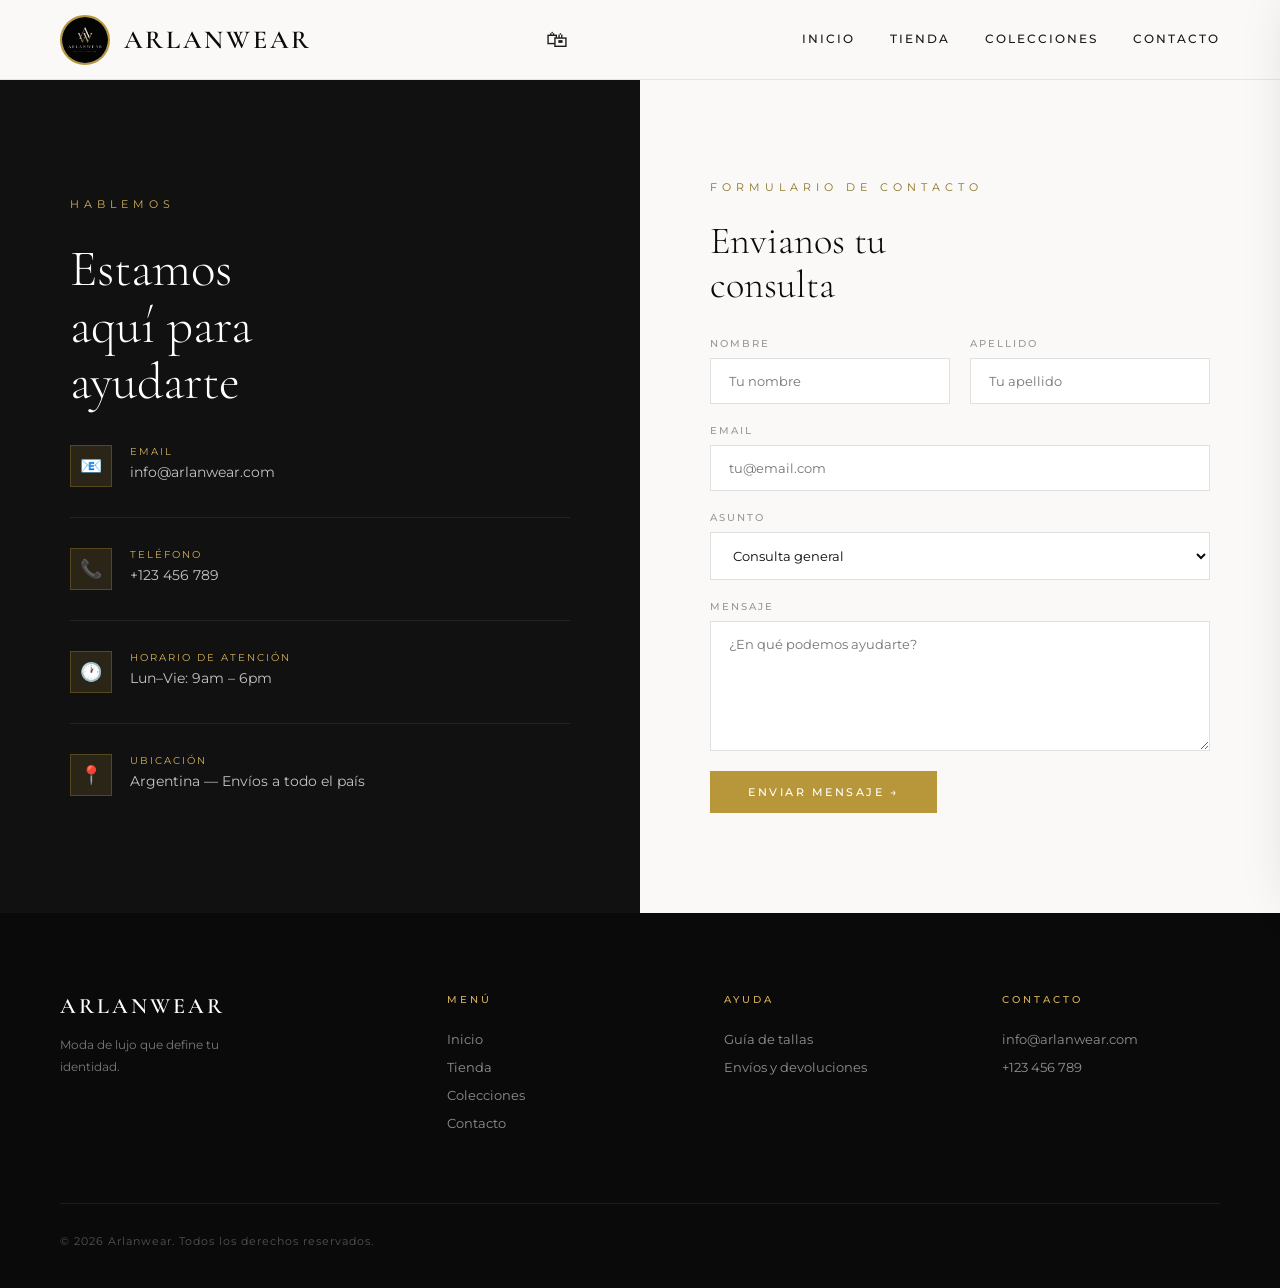
<file: contacto.html>
<!DOCTYPE html>
<html lang="es">
<head>
  <meta charset="UTF-8">
  <meta name="viewport" content="width=device-width, initial-scale=1.0">
  <title>Arlanwear — Contacto</title>
  <link rel="stylesheet" href="estilos.css">
</head>
<body>

<!-- HEADER -->
<header class="header">
  <div class="logo-area">
    <img class="logo" src="Arlanwear_files/ChatGPT-Image-21-abr-2026-09_43_17-p.m.png" alt="Logo"
         onerror="this.src='https://images.unsplash.com/photo-1558618666-fcd25c85cd64?w=100&h=100&fit=crop'">
    <a href="index.html" class="site-title">Arlanwear</a>
  </div>
  <div style="display:flex;align-items:center;gap:15px">
    <button class="cart-icon" onclick="openCart()" aria-label="Carrito">
      🛍
      <span class="cart-count" id="cart-badge">0</span>
    </button>
    <button class="hamburger" id="hamburger" aria-label="Menú" onclick="toggleMenu()">
      <span></span><span></span><span></span>
    </button>
  </div>
  <nav class="nav-links" id="nav-links">
    <a href="index.html" onclick="closeMenu()">Inicio</a>
    <a href="tienda.html" onclick="closeMenu()">Tienda</a>
    <a href="colecciones.html" onclick="closeMenu()">Colecciones</a>
    <a href="contacto.html" onclick="closeMenu()">Contacto</a>
  </nav>
</header>

<!-- CONTACT LAYOUT -->
<div class="contact-layout">

  <!-- LEFT: Info -->
  <div class="contact-left">
    <p class="section-eyebrow" style="color:var(--gold-light)">Hablemos</p>
    <h2>Estamos<br>aquí para<br>ayudarte</h2>

    <div class="contact-info-item">
      <div class="contact-icon">📧</div>
      <div>
        <p class="contact-detail-label">Email</p>
        <p class="contact-detail-value">info@arlanwear.com</p>
      </div>
    </div>

    <div class="contact-info-item">
      <div class="contact-icon">📞</div>
      <div>
        <p class="contact-detail-label">Teléfono</p>
        <p class="contact-detail-value">+123 456 789</p>
      </div>
    </div>

    <div class="contact-info-item">
      <div class="contact-icon">🕐</div>
      <div>
        <p class="contact-detail-label">Horario de atención</p>
        <p class="contact-detail-value">Lun–Vie: 9am – 6pm</p>
      </div>
    </div>

    <div class="contact-info-item" style="border:none;margin:0;padding:0">
      <div class="contact-icon">📍</div>
      <div>
        <p class="contact-detail-label">Ubicación</p>
        <p class="contact-detail-value">Argentina — Envíos a todo el país</p>
      </div>
    </div>
  </div>

  <!-- RIGHT: Form -->
  <div class="contact-right">
    <p class="section-eyebrow">Formulario de Contacto</p>
    <h2 class="section-title" style="font-size:clamp(28px,3vw,42px);margin-top:10px">Envianos tu<br>consulta</h2>

    <form class="contact-form" id="contact-form" onsubmit="handleSubmit(event)">
      <div style="display:grid;grid-template-columns:1fr 1fr;gap:20px">
        <div class="form-group">
          <label class="form-label">Nombre</label>
          <input type="text" class="form-input" placeholder="Tu nombre" required>
        </div>
        <div class="form-group">
          <label class="form-label">Apellido</label>
          <input type="text" class="form-input" placeholder="Tu apellido">
        </div>
      </div>
      <div class="form-group">
        <label class="form-label">Email</label>
        <input type="email" class="form-input" placeholder="tu@email.com" required>
      </div>
      <div class="form-group">
        <label class="form-label">Asunto</label>
        <select class="form-input" style="cursor:pointer;appearance:auto">
          <option>Consulta general</option>
          <option>Seguimiento de pedido</option>
          <option>Cambios y devoluciones</option>
          <option>Colaboraciones</option>
          <option>Otro</option>
        </select>
      </div>
      <div class="form-group">
        <label class="form-label">Mensaje</label>
        <textarea class="form-input" rows="5" placeholder="¿En qué podemos ayudarte?" required></textarea>
      </div>
      <button type="submit" class="btn btn-primary" style="align-self:flex-start">
        Enviar mensaje →
      </button>
    </form>
  </div>
</div>

<!-- FOOTER -->
<footer class="footer">
  <div class="footer-top">
    <div class="footer-brand">
      <a href="index.html" class="site-title">Arlanwear</a>
      <p>Moda de lujo que define tu identidad.</p>
    </div>
    <div>
      <h4>Menú</h4>
      <a href="index.html">Inicio</a>
      <a href="tienda.html">Tienda</a>
      <a href="colecciones.html">Colecciones</a>
      <a href="contacto.html">Contacto</a>
    </div>
    <div>
      <h4>Ayuda</h4>
      <a href="#">Guía de tallas</a>
      <a href="#">Envíos y devoluciones</a>
    </div>
    <div>
      <h4>Contacto</h4>
      <a href="mailto:info@arlanwear.com">info@arlanwear.com</a>
      <a href="tel:+123456789">+123 456 789</a>
    </div>
  </div>
  <div class="footer-bottom">
    <p>© 2026 Arlanwear. Todos los derechos reservados.</p>
  </div>
</footer>

<!-- CART -->
<div class="cart-overlay" id="cart-overlay" onclick="closeCart()"></div>
<aside class="cart-sidebar" id="cart-sidebar">
  <div class="cart-header">
    <h3>Tu Carrito</h3>
    <button class="cart-close" onclick="closeCart()">✕</button>
  </div>
  <div class="cart-items" id="cart-items"></div>
  <div class="cart-footer">
    <div class="cart-subtotal">
      <span>Subtotal</span>
      <span class="cart-subtotal-price" id="cart-total">$0.00</span>
    </div>
    <button class="cart-checkout-btn" onclick="alert('¡Checkout próximamente!')">Finalizar Compra</button>
  </div>
</aside>
<div class="toast" id="toast"></div>

<script src="cart.js"></script>
<script>
function toggleMenu(){
  document.getElementById('hamburger').classList.toggle('open');
  document.getElementById('nav-links').classList.toggle('open');
  document.body.style.overflow = document.getElementById('nav-links').classList.contains('open') ? 'hidden' : '';
}
function closeMenu(){
  document.getElementById('hamburger').classList.remove('open');
  document.getElementById('nav-links').classList.remove('open');
  document.body.style.overflow = '';
}
function handleSubmit(e) {
  e.preventDefault();
  const btn = e.target.querySelector('button[type="submit"]');
  btn.textContent = 'Enviando...';
  btn.disabled = true;
  setTimeout(() => {
    showToast('¡Mensaje enviado! Te contactaremos pronto.');
    e.target.reset();
    btn.textContent = 'Enviar mensaje →';
    btn.disabled = false;
  }, 1200);
}
</script>
</body>
</html>
</file>
<file: estilos.css>
@import url('https://fonts.googleapis.com/css2?family=Cormorant+Garamond:ital,wght@0,300;0,400;0,600;1,300;1,400&family=Montserrat:wght@300;400;500;600&display=swap');

*{margin:0;padding:0;box-sizing:border-box}

:root{
  --gold:#b8973a;
  --gold-light:#d4b05a;
  --gold-dark:#8b7224;
  --black:#0a0a0a;
  --off-black:#111111;
  --dark:#1a1a1a;
  --gray:#999;
  --light-gray:#f0efed;
  --white:#ffffff;
  --cream:#faf9f7;
}

html{scroll-behavior:smooth}

body{
  font-family:'Montserrat',sans-serif;
  background:var(--cream);
  color:var(--black);
  overflow-x:hidden;
}

/* ── SCROLLBAR ── */
::-webkit-scrollbar{width:5px}
::-webkit-scrollbar-track{background:var(--cream)}
::-webkit-scrollbar-thumb{background:var(--gold-dark);border-radius:3px}

/* ── HEADER ── */
.header{
  position:fixed;top:0;left:0;right:0;z-index:1000;
  background:rgba(250,249,247,0.95);
  backdrop-filter:blur(20px);
  -webkit-backdrop-filter:blur(20px);
  padding:0 60px;
  height:80px;
  display:flex;
  justify-content:space-between;
  align-items:center;
  border-bottom:1px solid rgba(184,151,58,0.2);
  transition:all 0.3s ease;
}
.header.scrolled{
  height:65px;
  background:rgba(250,249,247,0.98);
  box-shadow:0 4px 30px rgba(0,0,0,0.06);
}
.logo-area{display:flex;align-items:center;gap:14px}
.logo{
  width:50px;height:50px;
  border-radius:50%;
  object-fit:cover;
  border:2px solid var(--gold);
  transition:transform 0.3s ease;
}
.logo:hover{transform:rotate(5deg) scale(1.05)}
.site-title{
  font-family:'Cormorant Garamond',serif;
  color:var(--black);
  font-size:26px;
  font-weight:600;
  letter-spacing:3px;
  text-decoration:none;
  text-transform:uppercase;
}

.nav-links{display:flex;align-items:center;gap:35px}
.nav-links a{
  text-decoration:none;
  color:var(--dark);
  font-size:12px;
  font-weight:500;
  letter-spacing:2px;
  text-transform:uppercase;
  position:relative;
  padding-bottom:3px;
  transition:color 0.3s ease;
}
.nav-links a::after{
  content:'';
  position:absolute;
  bottom:0;left:0;
  width:0;height:1px;
  background:var(--gold);
  transition:width 0.3s ease;
}
.nav-links a:hover{color:var(--gold-dark)}
.nav-links a:hover::after{width:100%}

/* Carrito icono */
.cart-icon{
  position:relative;
  cursor:pointer;
  background:none;
  border:none;
  font-size:22px;
  color:var(--dark);
  transition:color 0.3s ease;
}
.cart-icon:hover{color:var(--gold-dark)}
.cart-count{
  position:absolute;top:-8px;right:-8px;
  background:var(--gold);
  color:var(--white);
  font-size:10px;
  font-weight:600;
  width:18px;height:18px;
  border-radius:50%;
  display:flex;align-items:center;justify-content:center;
  opacity:0;transform:scale(0);
  transition:all 0.3s cubic-bezier(0.34,1.56,0.64,1);
}
.cart-count.visible{opacity:1;transform:scale(1)}

/* ── HERO ── */
.hero{
  height:100vh;
  position:relative;
  overflow:hidden;
  display:flex;align-items:center;justify-content:center;
}
.hero-bg{
  position:absolute;inset:0;
  background-image:url('https://images.unsplash.com/photo-1441986300917-64674bd600d8?w=1800&q=80');
  background-size:cover;
  background-position:center;
  transform:scale(1.05);
  transition:transform 8s ease;
}
.hero-bg::after{
  content:'';
  position:absolute;inset:0;
  background:linear-gradient(135deg,rgba(10,10,10,0.7) 0%,rgba(10,10,10,0.3) 60%,rgba(184,151,58,0.2) 100%);
}
.hero:hover .hero-bg{transform:scale(1)}
.hero-content{
  position:relative;z-index:2;
  text-align:center;
  color:var(--white);
  padding:0 20px;
  animation:fadeUp 1.2s ease forwards;
}
@keyframes fadeUp{
  from{opacity:0;transform:translateY(40px)}
  to{opacity:1;transform:translateY(0)}
}
.hero-eyebrow{
  font-size:11px;
  letter-spacing:6px;
  text-transform:uppercase;
  color:var(--gold-light);
  margin-bottom:20px;
  font-weight:400;
}
.hero h1{
  font-family:'Cormorant Garamond',serif;
  font-size:clamp(64px,8vw,110px);
  font-weight:300;
  line-height:0.95;
  letter-spacing:-1px;
  margin-bottom:25px;
}
.hero h1 em{
  font-style:italic;
  color:var(--gold-light);
}
.hero p{
  font-size:14px;
  letter-spacing:2px;
  font-weight:300;
  opacity:0.85;
  margin-bottom:45px;
  max-width:400px;
  margin-left:auto;margin-right:auto;
}
.hero-btns{display:flex;gap:15px;justify-content:center;flex-wrap:wrap}

/* ── BOTONES ── */
.btn{
  display:inline-block;
  padding:14px 38px;
  font-size:11px;
  letter-spacing:2.5px;
  text-transform:uppercase;
  font-weight:500;
  text-decoration:none;
  cursor:pointer;
  border:none;
  transition:all 0.35s ease;
  font-family:'Montserrat',sans-serif;
}
.btn-primary{
  background:var(--gold);
  color:var(--white);
}
.btn-primary:hover{
  background:var(--gold-dark);
  transform:translateY(-2px);
  box-shadow:0 8px 25px rgba(184,151,58,0.4);
}
.btn-outline{
  background:transparent;
  color:var(--white);
  border:1px solid rgba(255,255,255,0.6);
}
.btn-outline:hover{
  background:var(--white);
  color:var(--black);
  border-color:var(--white);
  transform:translateY(-2px);
}

/* ── SCROLL INDICATOR ── */
.scroll-indicator{
  position:absolute;bottom:40px;left:50%;transform:translateX(-50%);
  display:flex;flex-direction:column;align-items:center;gap:8px;
  color:rgba(255,255,255,0.6);font-size:10px;letter-spacing:2px;
  animation:bounce 2s infinite;
}
.scroll-line{width:1px;height:50px;background:linear-gradient(var(--gold-light),transparent)}
@keyframes bounce{0%,100%{transform:translateX(-50%) translateY(0)}50%{transform:translateX(-50%) translateY(8px)}}

/* ── CATEGORIAS ── */
.categories-section{padding:120px 60px}
.section-header{text-align:center;margin-bottom:70px}
.section-eyebrow{
  font-size:11px;letter-spacing:5px;text-transform:uppercase;
  color:var(--gold-dark);margin-bottom:15px;font-weight:400;
}
.section-title{
  font-family:'Cormorant Garamond',serif;
  font-size:clamp(36px,4vw,56px);
  font-weight:300;
  line-height:1.15;
}

.categories{
  display:grid;
  grid-template-columns:repeat(3,1fr);
  gap:25px;
}
.category-card{
  position:relative;
  height:500px;
  overflow:hidden;
  cursor:pointer;
}
.category-card img{
  width:100%;height:100%;
  object-fit:cover;
  transition:transform 0.7s cubic-bezier(0.25,0.46,0.45,0.94);
}
.category-card:hover img{transform:scale(1.08)}
.category-overlay{
  position:absolute;inset:0;
  background:linear-gradient(to top,rgba(10,10,10,0.8) 0%,transparent 50%);
  display:flex;flex-direction:column;
  justify-content:flex-end;
  padding:35px;
  transition:all 0.4s ease;
}
.category-tag{
  font-size:10px;letter-spacing:3px;text-transform:uppercase;
  color:var(--gold-light);margin-bottom:10px;font-weight:400;
}
.category-overlay h3{
  font-family:'Cormorant Garamond',serif;
  font-size:32px;font-weight:300;
  color:var(--white);margin-bottom:18px;
  transform:translateY(10px);
  transition:transform 0.4s ease;
}
.category-card:hover .category-overlay h3{transform:translateY(0)}
.category-link{
  color:var(--gold-light);
  text-decoration:none;
  font-size:11px;letter-spacing:2px;text-transform:uppercase;
  display:inline-flex;align-items:center;gap:8px;
  opacity:0;transform:translateY(10px);
  transition:all 0.4s ease 0.05s;
}
.category-link::after{content:'→'}
.category-card:hover .category-link{opacity:1;transform:translateY(0)}

/* ── PRODUCTOS ── */
.products-section{padding:100px 60px;background:var(--white)}
.products-grid{
  display:grid;
  grid-template-columns:repeat(4,1fr);
  gap:30px;
  margin-top:60px;
}
.product-card{
  position:relative;
  cursor:pointer;
  group:true;
}
.product-img-wrap{
  position:relative;
  overflow:hidden;
  aspect-ratio:3/4;
  background:var(--light-gray);
}
.product-img-wrap img{
  width:100%;height:100%;
  object-fit:cover;
  transition:transform 0.6s cubic-bezier(0.25,0.46,0.45,0.94);
}
.product-card:hover .product-img-wrap img{transform:scale(1.06)}
.product-badge{
  position:absolute;top:15px;left:15px;
  background:var(--black);
  color:var(--white);
  font-size:9px;letter-spacing:2px;text-transform:uppercase;
  padding:5px 12px;
  font-weight:500;
}
.badge-gold{background:var(--gold)}
.product-actions{
  position:absolute;bottom:-60px;left:0;right:0;
  background:rgba(10,10,10,0.9);
  padding:18px;
  transition:bottom 0.4s ease;
  display:flex;gap:10px;
}
.product-card:hover .product-actions{bottom:0}
.product-btn{
  flex:1;
  background:var(--gold);
  color:var(--white);
  border:none;
  padding:10px;
  font-size:10px;letter-spacing:2px;text-transform:uppercase;
  cursor:pointer;
  font-family:'Montserrat',sans-serif;font-weight:500;
  transition:background 0.3s ease;
}
.product-btn:hover{background:var(--gold-dark)}
.product-btn-wish{
  background:transparent;
  border:1px solid rgba(255,255,255,0.3);
  color:var(--white);
  width:42px;
  display:flex;align-items:center;justify-content:center;
  font-size:16px;
  cursor:pointer;
  transition:all 0.3s ease;
  flex:none;
}
.product-btn-wish:hover{background:var(--white);color:var(--black)}
.product-info{padding:20px 0 0}
.product-brand{
  font-size:10px;letter-spacing:2px;text-transform:uppercase;
  color:var(--gray);margin-bottom:6px;
}
.product-card h3{
  font-family:'Cormorant Garamond',serif;
  font-size:20px;font-weight:400;
  margin-bottom:8px;
  transition:color 0.3s ease;
}
.product-card:hover h3{color:var(--gold-dark)}
.price{
  color:var(--gold-dark);
  font-size:15px;font-weight:500;
  letter-spacing:1px;
}

/* ── BANNER MIDDLE ── */
.banner-section{
  position:relative;
  height:500px;
  overflow:hidden;
  display:flex;align-items:center;
}
.banner-bg{
  position:absolute;inset:0;
  background-image:url('https://images.unsplash.com/photo-1509631179647-0177331693ae?w=1800&q=80');
  background-size:cover;
  background-position:center 30%;
}
.banner-bg::after{
  content:'';position:absolute;inset:0;
  background:linear-gradient(90deg,rgba(10,10,10,0.85) 40%,transparent);
}
.banner-content{
  position:relative;z-index:2;
  padding:0 100px;
  color:var(--white);
}
.banner-content .section-eyebrow{color:var(--gold-light)}
.banner-content h2{
  font-family:'Cormorant Garamond',serif;
  font-size:clamp(40px,5vw,70px);
  font-weight:300;
  line-height:1.1;
  margin:15px 0 30px;
}

/* ── NEWSLETTER ── */
.newsletter{
  background:var(--off-black);
  color:var(--white);
  padding:100px 60px;
  text-align:center;
}
.newsletter .section-eyebrow{color:var(--gold-light)}
.newsletter h2{
  font-family:'Cormorant Garamond',serif;
  font-size:clamp(36px,4vw,56px);
  font-weight:300;
  margin:15px 0 20px;
}
.newsletter p{
  font-size:13px;letter-spacing:1px;
  color:rgba(255,255,255,0.6);
  margin-bottom:40px;
}
.newsletter-form{
  display:flex;justify-content:center;gap:0;
  max-width:500px;margin:0 auto;
}
.newsletter-form input{
  flex:1;
  padding:16px 25px;
  border:none;
  background:rgba(255,255,255,0.08);
  color:var(--white);
  font-family:'Montserrat',sans-serif;
  font-size:12px;letter-spacing:1px;
  border:1px solid rgba(255,255,255,0.15);
  border-right:none;
  outline:none;
}
.newsletter-form input::placeholder{color:rgba(255,255,255,0.35)}
.newsletter-form input:focus{border-color:var(--gold)}
.newsletter-form button{
  background:var(--gold);
  color:var(--white);
  border:none;
  padding:16px 30px;
  font-family:'Montserrat',sans-serif;
  font-size:11px;letter-spacing:2px;text-transform:uppercase;
  cursor:pointer;
  font-weight:500;
  transition:background 0.3s ease;
  white-space:nowrap;
}
.newsletter-form button:hover{background:var(--gold-dark)}

/* ── FOOTER ── */
.footer{
  background:var(--black);
  color:var(--white);
  padding:80px 60px 40px;
}
.footer-top{
  display:grid;
  grid-template-columns:1.5fr 1fr 1fr 1fr;
  gap:60px;
  padding-bottom:60px;
  border-bottom:1px solid rgba(255,255,255,0.08);
}
.footer-brand .site-title{color:var(--white);font-size:22px;margin-bottom:15px;display:block}
.footer-brand p{
  font-size:12px;color:rgba(255,255,255,0.45);
  line-height:1.8;max-width:220px;margin-top:10px;
}
.footer h4{
  font-size:10px;letter-spacing:3px;text-transform:uppercase;
  color:var(--gold-light);margin-bottom:25px;font-weight:500;
}
.footer a{
  color:rgba(255,255,255,0.55);
  text-decoration:none;display:block;
  margin-bottom:12px;font-size:13px;
  transition:color 0.3s ease;
}
.footer a:hover{color:var(--gold-light)}
.footer-bottom{
  display:flex;justify-content:space-between;align-items:center;
  padding-top:30px;flex-wrap:wrap;gap:15px;
}
.footer-bottom p{font-size:11px;color:rgba(255,255,255,0.3);letter-spacing:1px}
.social-links{display:flex;gap:20px}
.social-links a{
  color:rgba(255,255,255,0.3);font-size:16px;
  transition:color 0.3s ease;display:block;margin:0;
}
.social-links a:hover{color:var(--gold-light)}

/* ── TIENDA PAGE ── */
.page-hero{
  height:350px;
  background-image:url('https://images.unsplash.com/photo-1490481651871-ab68de25d43d?w=1800&q=80');
  background-size:cover;background-position:center;
  position:relative;
  display:flex;align-items:flex-end;
  padding:60px;
  margin-top:80px;
}
.page-hero::after{
  content:'';position:absolute;inset:0;
  background:linear-gradient(to top,rgba(10,10,10,0.7),transparent);
}
.page-hero-content{position:relative;z-index:2;color:var(--white)}
.page-hero-content .section-eyebrow{color:var(--gold-light)}
.page-hero-content h1{
  font-family:'Cormorant Garamond',serif;
  font-size:clamp(40px,5vw,72px);font-weight:300;
}

.store-layout{padding:70px 60px}
.filter-bar{
  display:flex;justify-content:space-between;align-items:center;
  margin-bottom:50px;flex-wrap:wrap;gap:20px;
}
.filter-tabs{display:flex;gap:5px}
.filter-tab{
  padding:8px 20px;
  border:1px solid rgba(0,0,0,0.15);
  background:transparent;
  font-family:'Montserrat',sans-serif;
  font-size:11px;letter-spacing:1.5px;text-transform:uppercase;
  cursor:pointer;transition:all 0.3s ease;
  color:var(--dark);
}
.filter-tab.active,.filter-tab:hover{background:var(--black);color:var(--white);border-color:var(--black)}

/* ── COLECCIONES PAGE ── */
.colecciones-hero{
  height:400px;
  background-image:url('https://images.unsplash.com/photo-1469334031218-e382a71b716b?w=1800&q=80');
  background-size:cover;background-position:center 20%;
  position:relative;
  display:flex;align-items:flex-end;
  padding:60px;
  margin-top:80px;
}
.colecciones-hero::after{
  content:'';position:absolute;inset:0;
  background:linear-gradient(to top,rgba(10,10,10,0.75),transparent);
}
.collection-grid{
  display:grid;
  grid-template-columns:2fr 1fr;
  gap:25px;
  padding:70px 60px;
}
.collection-card{
  position:relative;overflow:hidden;cursor:pointer;
}
.collection-card.tall{height:600px}
.collection-card.medium{height:287px}
.collection-card img{
  width:100%;height:100%;object-fit:cover;
  transition:transform 0.7s ease;
}
.collection-card:hover img{transform:scale(1.07)}
.collection-card .overlay{
  position:absolute;inset:0;
  background:linear-gradient(to top,rgba(10,10,10,0.75) 0%,transparent 55%);
  display:flex;flex-direction:column;justify-content:flex-end;
  padding:35px;
}
.collection-card .overlay h3{
  font-family:'Cormorant Garamond',serif;
  font-size:clamp(28px,3vw,42px);font-weight:300;
  color:var(--white);margin-bottom:10px;
}
.collection-card .overlay p{
  font-size:12px;letter-spacing:1px;
  color:rgba(255,255,255,0.65);margin-bottom:20px;
}
.collection-card .overlay a{
  color:var(--gold-light);text-decoration:none;
  font-size:11px;letter-spacing:2px;text-transform:uppercase;
  transition:gap 0.3s ease;
  display:inline-flex;align-items:center;gap:8px;
}
.collection-card .overlay a:hover{gap:14px}
.collection-card .overlay a::after{content:'→'}

/* ── CONTACTO PAGE ── */
.contact-layout{
  display:grid;
  grid-template-columns:1fr 1fr;
  min-height:calc(100vh - 80px);
  margin-top:80px;
}
.contact-left{
  background:var(--off-black);
  padding:100px 70px;
  display:flex;flex-direction:column;justify-content:center;
  color:var(--white);
}
.contact-left h2{
  font-family:'Cormorant Garamond',serif;
  font-size:clamp(40px,4vw,62px);font-weight:300;
  line-height:1.1;margin:15px 0 35px;
}
.contact-info-item{
  display:flex;align-items:flex-start;gap:18px;
  margin-bottom:30px;padding-bottom:30px;
  border-bottom:1px solid rgba(255,255,255,0.08);
}
.contact-info-item:last-child{border-bottom:none}
.contact-icon{
  width:42px;height:42px;
  background:rgba(184,151,58,0.15);
  border:1px solid rgba(184,151,58,0.3);
  display:flex;align-items:center;justify-content:center;
  font-size:18px;flex-shrink:0;
}
.contact-detail-label{
  font-size:10px;letter-spacing:2px;text-transform:uppercase;
  color:var(--gold-light);margin-bottom:5px;
}
.contact-detail-value{color:rgba(255,255,255,0.75);font-size:14px}
.contact-right{
  background:var(--cream);
  padding:100px 70px;
  display:flex;flex-direction:column;justify-content:center;
}
.contact-form{display:flex;flex-direction:column;gap:20px;margin-top:30px}
.form-group{display:flex;flex-direction:column;gap:8px}
.form-label{
  font-size:10px;letter-spacing:2px;text-transform:uppercase;
  color:var(--gray);font-weight:500;
}
.form-input{
  padding:14px 18px;
  border:1px solid rgba(0,0,0,0.12);
  background:var(--white);
  font-family:'Montserrat',sans-serif;
  font-size:13px;
  color:var(--black);
  outline:none;
  transition:border-color 0.3s ease;
}
.form-input:focus{border-color:var(--gold)}
textarea.form-input{resize:vertical;min-height:130px}

/* ── CART SIDEBAR ── */
.cart-overlay{
  position:fixed;inset:0;
  background:rgba(0,0,0,0.5);
  z-index:2000;
  opacity:0;pointer-events:none;
  transition:opacity 0.4s ease;
}
.cart-overlay.open{opacity:1;pointer-events:all}
.cart-sidebar{
  position:fixed;top:0;right:-450px;
  width:420px;height:100vh;
  background:var(--cream);
  z-index:2001;
  display:flex;flex-direction:column;
  transition:right 0.4s cubic-bezier(0.25,0.46,0.45,0.94);
  box-shadow:-15px 0 50px rgba(0,0,0,0.15);
}
.cart-sidebar.open{right:0}
.cart-header{
  padding:30px;
  border-bottom:1px solid rgba(0,0,0,0.08);
  display:flex;justify-content:space-between;align-items:center;
}
.cart-header h3{
  font-family:'Cormorant Garamond',serif;
  font-size:24px;font-weight:400;letter-spacing:2px;
}
.cart-close{
  background:none;border:none;cursor:pointer;
  font-size:22px;color:var(--dark);
  transition:transform 0.3s ease;
  line-height:1;
}
.cart-close:hover{transform:rotate(90deg)}
.cart-items{flex:1;overflow-y:auto;padding:20px 30px}
.cart-empty{
  text-align:center;padding:60px 20px;
  color:var(--gray);
}
.cart-empty-icon{font-size:48px;margin-bottom:15px;opacity:0.4}
.cart-empty p{font-size:13px;letter-spacing:1px}
.cart-item{
  display:flex;gap:15px;
  padding:20px 0;
  border-bottom:1px solid rgba(0,0,0,0.06);
  animation:slideIn 0.3s ease;
}
@keyframes slideIn{from{opacity:0;transform:translateX(20px)}to{opacity:1;transform:translateX(0)}}
.cart-item-img{
  width:80px;height:95px;object-fit:cover;
  flex-shrink:0;
}
.cart-item-info{flex:1}
.cart-item-name{
  font-family:'Cormorant Garamond',serif;
  font-size:17px;font-weight:400;margin-bottom:4px;
}
.cart-item-price{
  font-size:13px;color:var(--gold-dark);font-weight:500;
  margin-bottom:12px;
}
.cart-item-controls{display:flex;align-items:center;gap:12px}
.qty-btn{
  width:26px;height:26px;
  background:transparent;
  border:1px solid rgba(0,0,0,0.2);
  cursor:pointer;font-size:14px;
  display:flex;align-items:center;justify-content:center;
  transition:all 0.2s ease;
}
.qty-btn:hover{background:var(--black);color:var(--white);border-color:var(--black)}
.qty-num{font-size:13px;font-weight:500;min-width:20px;text-align:center}
.cart-item-remove{
  margin-left:auto;background:none;border:none;
  color:rgba(0,0,0,0.3);cursor:pointer;font-size:16px;
  transition:color 0.3s ease;
}
.cart-item-remove:hover{color:red}
.cart-footer{
  padding:25px 30px;
  border-top:1px solid rgba(0,0,0,0.08);
  background:var(--white);
}
.cart-subtotal{
  display:flex;justify-content:space-between;
  margin-bottom:20px;font-size:13px;letter-spacing:1px;
}
.cart-subtotal-price{font-weight:500;font-size:16px;color:var(--gold-dark)}
.cart-checkout-btn{
  width:100%;
  background:var(--black);
  color:var(--white);
  border:none;
  padding:16px;
  font-family:'Montserrat',sans-serif;
  font-size:11px;letter-spacing:3px;text-transform:uppercase;
  cursor:pointer;
  font-weight:500;
  transition:background 0.3s ease;
}
.cart-checkout-btn:hover{background:var(--gold-dark)}

/* ── TOAST NOTIFICATION ── */
.toast{
  position:fixed;bottom:30px;left:50%;transform:translateX(-50%) translateY(80px);
  background:var(--black);color:var(--white);
  padding:14px 28px;
  font-size:12px;letter-spacing:1.5px;text-transform:uppercase;
  z-index:3000;
  opacity:0;transition:all 0.4s ease;
  white-space:nowrap;
}
.toast.show{opacity:1;transform:translateX(-50%) translateY(0)}

/* ── REVEAL ANIMATIONS ── */
.reveal{
  opacity:0;transform:translateY(35px);
  transition:opacity 0.7s ease,transform 0.7s ease;
}
.reveal.visible{opacity:1;transform:translateY(0)}

/* ── COLLECTIONS SECTION ── */
.collections-section{
  padding:70px 60px;
  background:var(--cream);
}
.collections-section .section-header{margin-bottom:60px}

/* ── COLLECTIONS SECOND ROW ── */
.collections-second-row{
  display:grid;
  grid-template-columns:repeat(3,1fr);
  gap:25px;
  margin-top:25px;
}
.collection-card-sm{height:350px}

/* ── HAMBURGER BUTTON ── */
.hamburger{
  display:none;
  flex-direction:column;
  gap:5px;
  background:none;
  border:none;
  cursor:pointer;
  padding:5px;
  z-index:1100;
}
.hamburger span{
  display:block;
  width:24px;height:2px;
  background:var(--black);
  border-radius:2px;
  transition:all 0.3s ease;
  transform-origin:center;
}
.hamburger.open span:nth-child(1){transform:translateY(7px) rotate(45deg)}
.hamburger.open span:nth-child(2){opacity:0;transform:scaleX(0)}
.hamburger.open span:nth-child(3){transform:translateY(-7px) rotate(-45deg)}

/* ── RESPONSIVE: TABLET ── */
@media(max-width:1024px){
  .header{padding:0 35px}
  .products-grid{grid-template-columns:repeat(3,1fr)}
  .footer-top{grid-template-columns:1fr 1fr;gap:40px}
  .categories-section,.products-section,.store-layout,.newsletter{padding-left:35px;padding-right:35px}
  .footer{padding:60px 35px 30px}
  .banner-content{padding:0 60px}
  .contact-left,.contact-right{padding:70px 50px}
}

/* ── RESPONSIVE: MÓVIL ── */
@media(max-width:768px){

  /* Header & Nav */
  .header{padding:0 20px;height:65px;z-index:2000}
  .header.scrolled{height:60px}
  .logo{width:42px;height:42px}
  .site-title{font-size:20px;letter-spacing:2px}

  .hamburger{display:flex;z-index:2100;position:relative}

  .nav-links{
    position:fixed;
    top:0;left:0;
    width:100%;height:100vh;
    background:var(--cream);
    flex-direction:column;
    align-items:center;
    justify-content:center;
    gap:40px;
    z-index:2050;
    opacity:0;
    pointer-events:none;
    transform:translateX(100%);
    transition:opacity 0.35s ease,transform 0.35s ease;
  }
  .nav-links.open{
    opacity:1;
    pointer-events:all;
    transform:translateX(0);
  }
  .nav-links a{
    font-size:26px;
    letter-spacing:4px;
    color:var(--black);
  }
  .nav-links a::after{height:2px}
  .cart-icon{position:relative;z-index:2100}

  /* Hero */
  .hero-content{padding:0 25px}
  .hero-eyebrow{font-size:10px;letter-spacing:4px}
  .hero-btns{flex-direction:column;align-items:center;gap:12px}
  .btn{padding:13px 32px;font-size:11px}
  .scroll-indicator{display:none}

  /* Sections padding */
  .categories-section{padding:70px 20px}
  .products-section{padding:70px 20px}
  .store-layout{padding:50px 20px}
  .newsletter{padding:70px 20px}
  .footer{padding:60px 20px 30px}

  /* Section headers */
  .section-header{margin-bottom:40px}

  /* Categories */
  .categories{grid-template-columns:1fr;gap:15px}
  .category-card{height:260px}
  .category-overlay h3{font-size:26px}
  /* Mostrar link siempre en móvil */
  .category-link{opacity:1;transform:translateY(0)}

  /* Products */
  .products-grid{grid-template-columns:repeat(2,1fr);gap:15px}
  /* Mostrar acciones siempre en móvil */
  .product-actions{bottom:0}
  .product-btn{font-size:9px;padding:8px 5px}

  /* Banner */
  .banner-section{height:380px}
  .banner-content{padding:0 25px}
  .banner-content h2{font-size:36px}

  /* Newsletter */
  .newsletter-form{flex-direction:column;gap:0;max-width:100%}
  .newsletter-form input{border-right:1px solid rgba(255,255,255,0.15);border-bottom:none;width:100%}
  .newsletter-form button{width:100%;padding:14px}

  /* Footer */
  .footer-top{grid-template-columns:1fr 1fr;gap:30px;padding-bottom:40px}
  .footer-brand{grid-column:1/-1}
  .footer-bottom{flex-direction:column;text-align:center;gap:15px}

  /* Contact */
  .contact-layout{grid-template-columns:1fr;min-height:auto}
  .contact-left{padding:60px 25px}
  .contact-right{padding:60px 25px}
  .contact-left h2{font-size:36px}

  /* Collections */
  .collections-section{padding:50px 20px}
  .collections-section .section-header{margin-bottom:35px}
  .collection-grid{
    display:flex;
    flex-direction:column;
    gap:15px;
    margin-top:0;
  }
  .collection-grid > div{
    display:flex;
    flex-direction:column;
    gap:15px;
  }
  .collection-card.tall{height:320px;width:100%}
  .collection-card.medium{height:240px;width:100%}
  .collections-second-row{grid-template-columns:1fr;gap:15px;margin-top:15px}
  .collection-card-sm{height:250px}
  .collection-card .overlay h3{font-size:26px}
  .collection-card .overlay p{font-size:12px}

  /* Page heroes */
  .page-hero{height:250px;padding:30px 25px;margin-top:65px}
  .colecciones-hero{height:280px;padding:30px 25px;margin-top:65px}
  .page-hero-content h1{font-size:36px}

  /* Cart sidebar */
  .cart-sidebar{width:100%;right:-100%}

  /* Filter bar */
  .filter-bar{flex-direction:column;align-items:flex-start;gap:15px}
  .filter-tabs{flex-wrap:wrap;gap:8px}
  .filter-tab{padding:7px 14px;font-size:10px}

  /* Store second row collections */
  .store-collections-row{grid-template-columns:1fr !important}
}

/* ── RESPONSIVE: PEQUEÑO ── */
@media(max-width:480px){
  .header{padding:0 16px}
  .site-title{font-size:18px}

  /* Hero */
  .hero-content{padding:0 20px}

  /* Products: 1 columna en pantallas muy pequeñas */
  .products-grid{grid-template-columns:1fr;gap:20px}
  .product-img-wrap{aspect-ratio:4/3}

  /* Footer: 1 columna */
  .footer-top{grid-template-columns:1fr}

  /* Contact form grid */
  .contact-right > form > div[style*="grid-template-columns"]{
    display:flex !important;flex-direction:column !important;
  }

  /* Collections second row */
  .collection-card-sm{height:200px}
}

/* ── TOUCH: mostrar acciones de producto siempre ── */
@media(hover:none){
  .product-actions{bottom:0}
  .category-link{opacity:1;transform:translateY(0)}
  .collection-card .overlay a{gap:8px}
}
</file>
